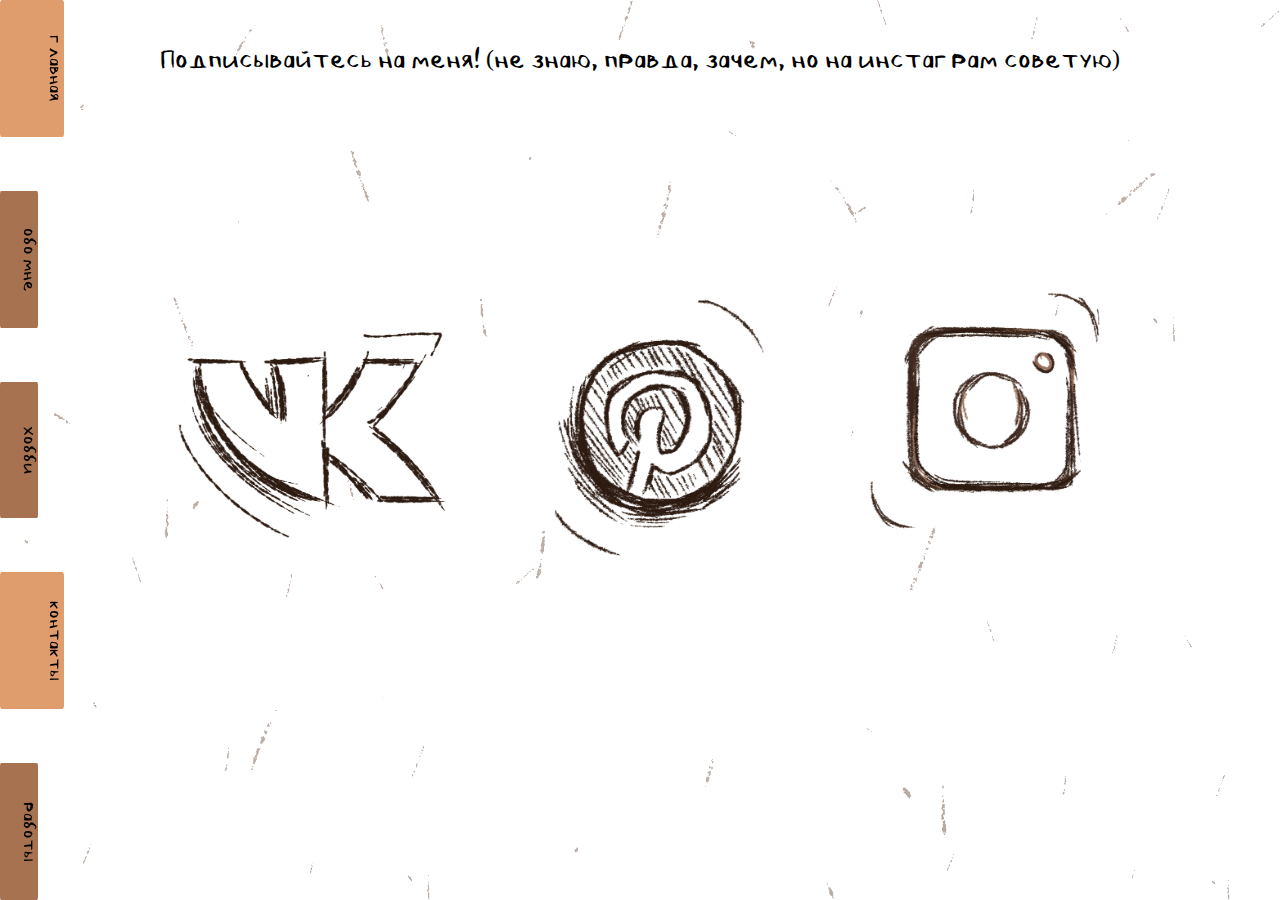
<file: contacts.html>
<html>

<head>
    <meta charset="utf-8">
    <meta name="viewport" content="width=device-width, initial-scale=1.0">
    <title>
        контакты!
    </title>
    <link rel="stylesheet" href="contacts.css">
</head>

<body>
    <a><img src="others/background.gif"style="width: 100%; height: 100%; opacity: 50%; position: absolute"></a>

  <div class="text">
                Подписывайтесь на меня! (не знаю, правда, зачем, но на инстаграм советую)
     </div>

    <a target="_blank" href="https://vk.com/yapelmeha">
        <img src="others/vk.png" style=" position: absolute; width: 25%; top: 32%; left: 12%;"> </a>
    <a target="_blank" href="https://pinterest.ru/marysuper1299/_saved/">
        <img src="others/pinterest.png" style=" position: absolute; width: 27%; top: 32%; left: 38%;"></a>
    <a target="_blank" href="https://instagram.com/0mahen0/">
        <img src="others/instagram.png" style=" position: absolute; width: 27%; top: 30%; left: 64%;"></a>


        <a href="index.html">
            <div class="block" style="top:0"> главная </div>
        </a>
    
        <a href="obomne.html">
            <div class="block" style="top:21.2%"> обо мне </div>
        </a>
    
        <a href="hobby.html">
            <div class="block" style="top:42.4%"> хобби </div>
        </a>
    
        
            <div class="block-href" style="bottom:21.2%"> контакты </div>
        
    
        <a href="works.html">
            <div class="block" style="bottom:0"> работы </div>
        </a>
    

</body>

</html>
</file>
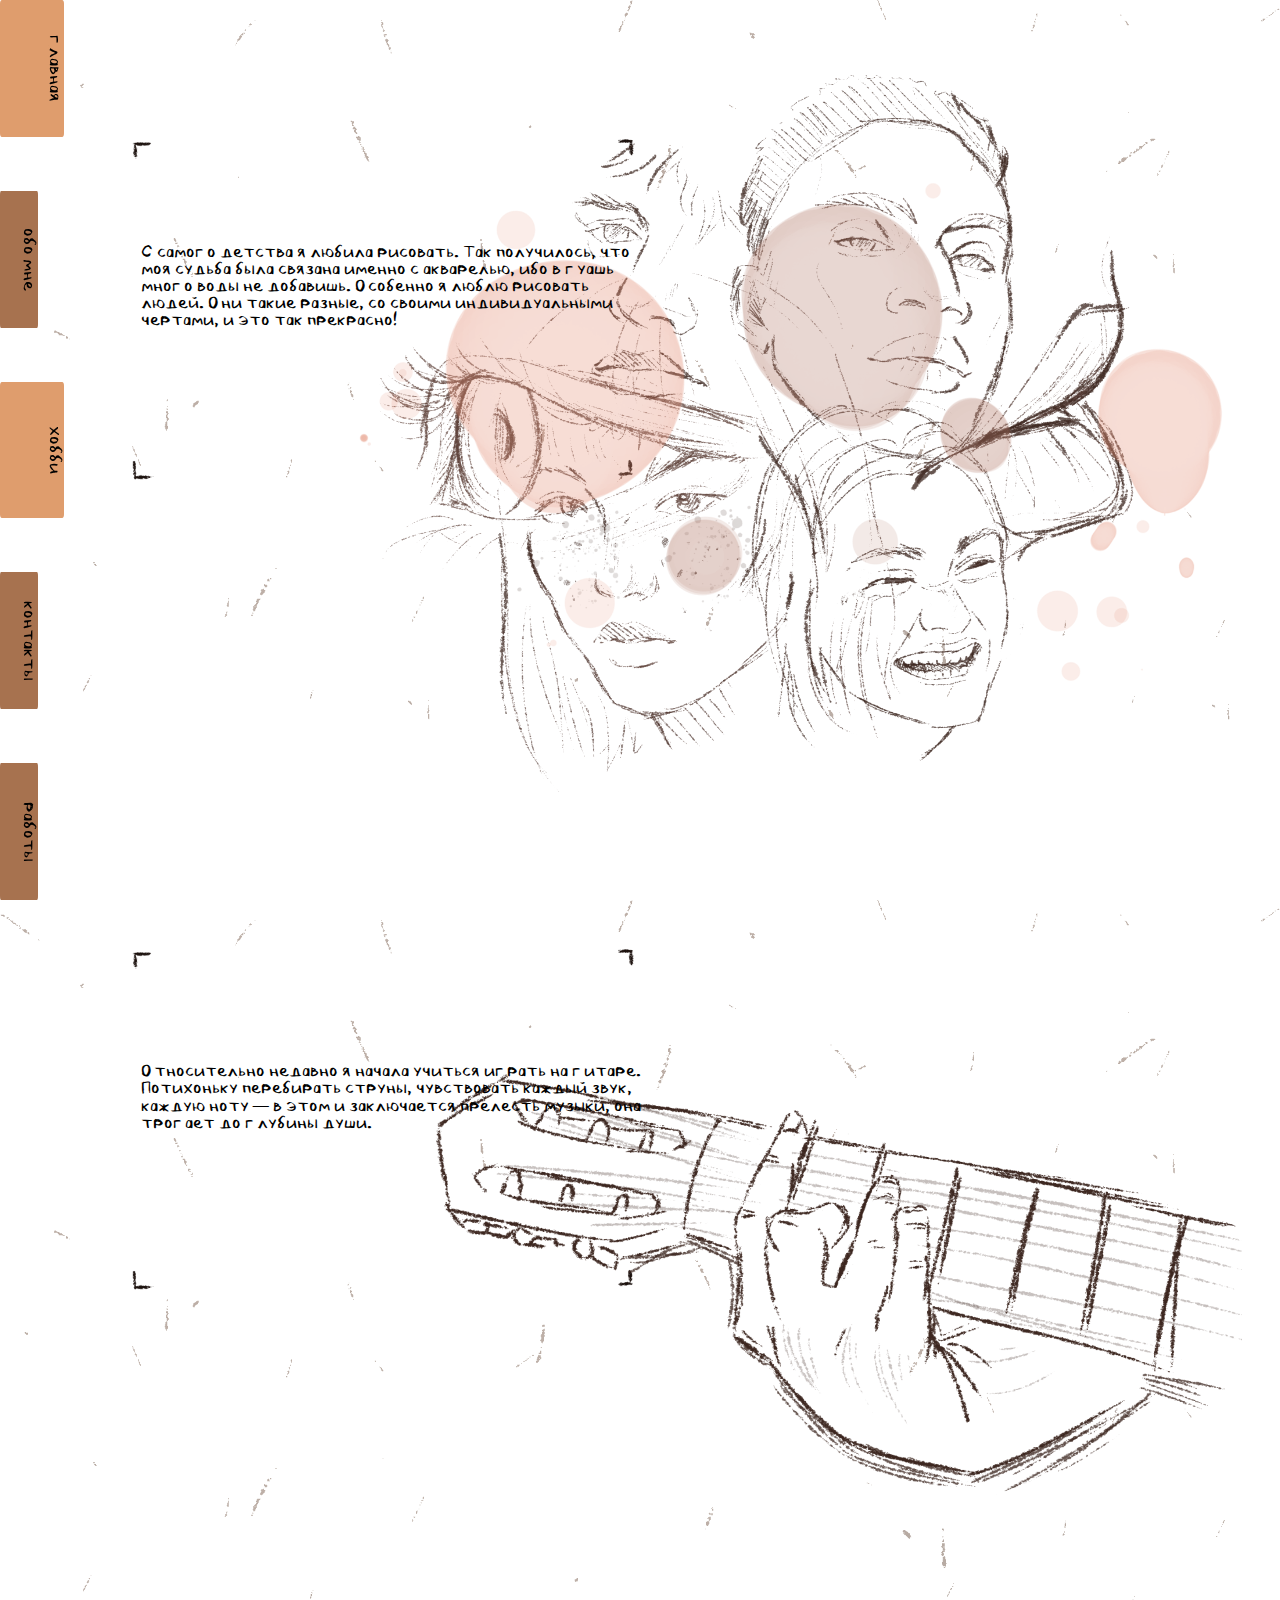
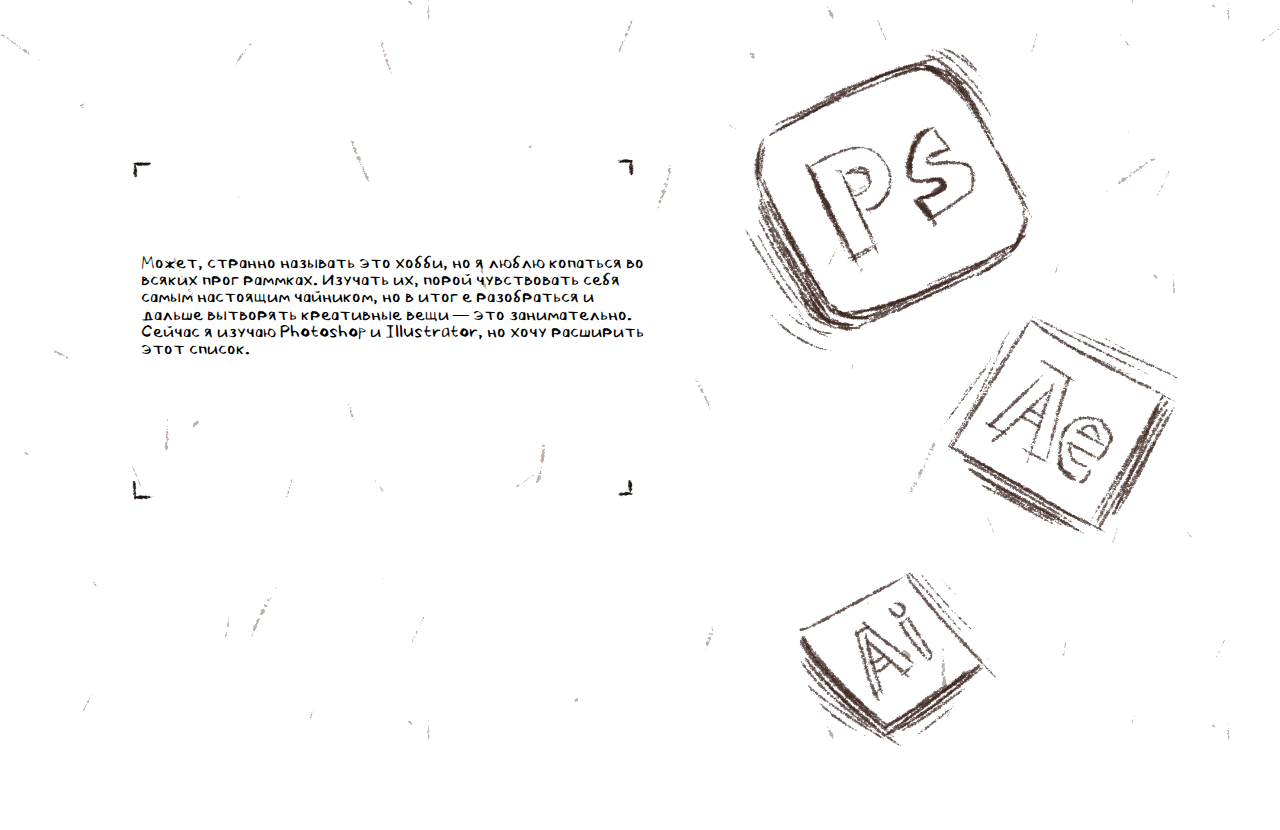
<file: hobby.html>
<html>

<head>
    <meta charset="utf-8">
    <meta name="viewport" content="width=device-width, initial-scale=1.0">
    <title>
        хобби!
    </title>
    <link rel="stylesheet" href="hobby.css">
</head>

<body>
<a><img src="others/background.gif"style="width: 100%; opacity: 50%; position: absolute"></a>
<a><img src="others/background.gif"style="width: 100%; opacity: 50%; position: absolute; top: 100%;"></a>
<a><img src="others/background.gif"style="width: 100%; opacity: 50%; height: 80%; position: absolute; top: 180%;"></a>

<a><img src="others/frames.png" style="width: 40%; height: 40%; position: absolute; left: 10%; top: 15%;"></a>
<a><img src="others/watercolor.png" style="height: 80%; position: absolute; top: 8%; right: 3%;"></a>
    <div class="draw">
       
             С самого детства я любила рисовать. Так получилось, что моя судьба была связана именно с акварелью, ибо
                в гуашь много воды не добавишь. Особенно я люблю рисовать людей. Они такие разные, со своими
                индивидуальными чертами, и это так прекрасно! 
       
    </div>
 
    <a><img src="others/frames.png" style="width: 40%; height: 40%; position: absolute; left: 10%; top: 105%;"></a>
    <a><img src="others/guitar.png" style="height: 90%; position: absolute; top: 90%; right: 3%;"></a>
    <div class="draw" style="top: 118%; left: 11%;">
      
            
                Относительно недавно я начала учиться играть на гитаре. Потихоньку перебирать струны, чувствовать каждый
                звук, каждую ноту — в этом и заключается прелесть музыки, она трогает до глубины души.
            
       
    </div>

    <a><img src="others/frames.png" style="width: 40%; height: 40%; position: absolute; left: 10%; top: 195%;"></a>
    <a><img src="others/programs.png" style="height: 90%; position: absolute; top: 180%; right: 8%;"></a>
    <div class="draw" style="top: 206%; right: 11%;">
        
            
                Может, странно называть это хобби, но я люблю копаться во всяких программках. Изучать их, порой
                чувствовать себя самым настоящим чайником, но в итоге разобраться и дальше вытворять креативные вещи —
                это занимательно. Сейчас я изучаю Photoshop и Illustrator, но хочу расширить этот список.
           
    </div>
  

    <a href="index.html">
        <div class="block" style="top:0"> главная </div>
    </a>

    <a href="obomne.html">
        <div class="block" style="top:21.2%"> обо мне </div>
    </a>

    
        <div class="block-href" style="top:42.4%"> хобби </div>
    

    <a href="contacts.html">
        <div class="block" style="bottom:21.2%"> контакты </div>
    </a>

    <a href="works.html">
        <div class="block" style="bottom:0"> работы </div>
    </a>

</body>

</html>
</file>
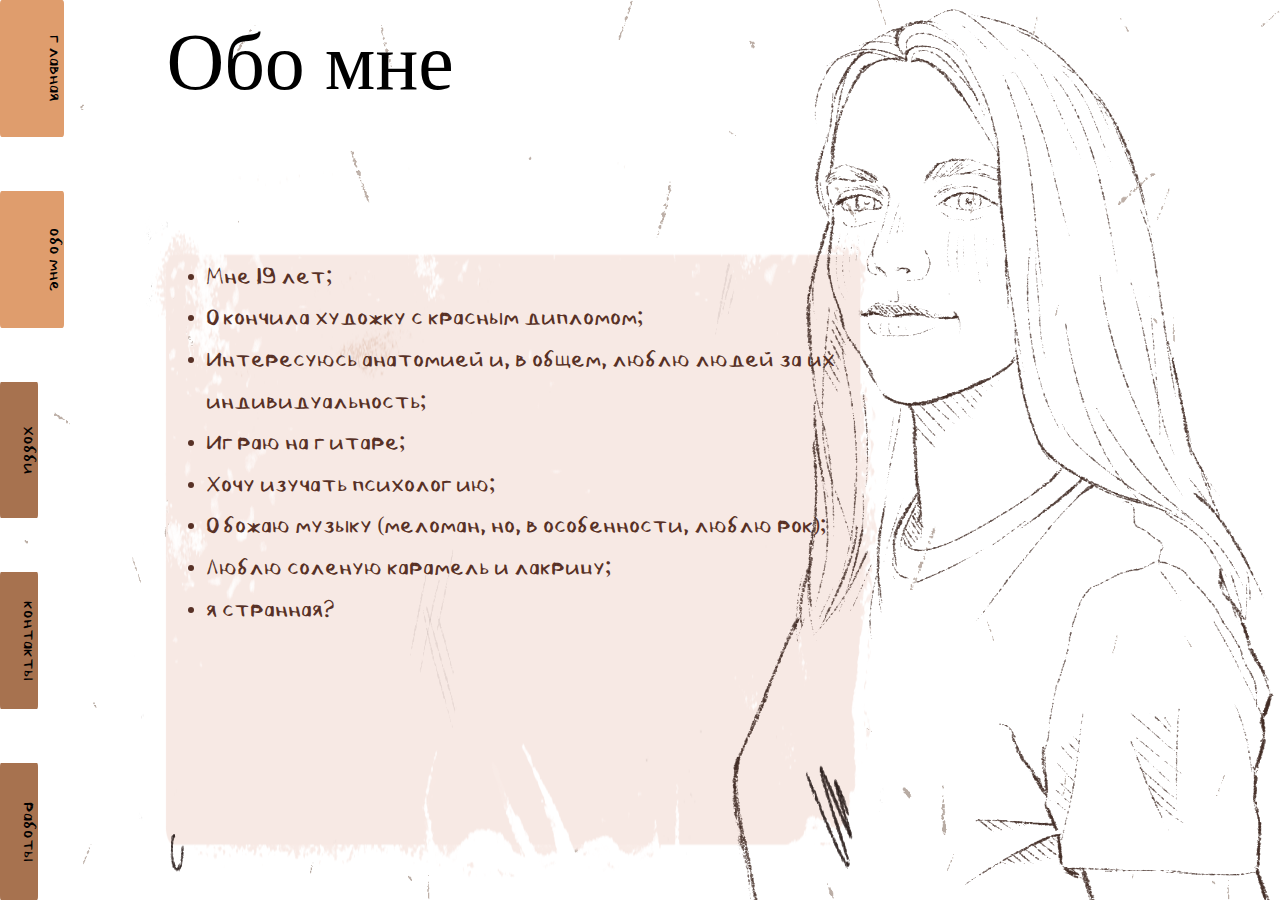
<file: obomne.html>
<html>

<head>
    <title>
        обо мне!
    </title>
    <link rel="stylesheet" href="obomne.css">
</head>
<style>
    @font-face {
        font-family: Maha;
        src: url(Maha/Maha.ttf)
    }
    }
</style>

<body>
    <a><img src="others/background.gif"style="width: 100%; height: 100%; opacity: 50%; position: absolute"></a>

    <p class="obomne">
        Обо мне
    </p>
    <a><img src="others/main_text2.png"style="width: 60%; height: 81%; position: absolute; top: 18%; left: 10%;"></a>
    <div class="text">
        <p >
                <ul>
                    <li> Мне 19 лет;</li>
                    <li> Окончила художку с красным дипломом; </li>
                    <li> Интересуюсь анатомией и, в общем, люблю людей за их индивидуальность; </li>
                    <li> Играю на гитаре;</li>
                    <li>Хочу изучать психологию;</li>
                    <li> Обожаю музыку (меломан, но, в особенности, люблю рок);</li>
                    <li> Люблю соленую карамель и лакрицу; </li>
                    <li> я странная?</li>
                </ul>
        </p>
    </div>
    

    <a><img src="others/me2.png" style="position: absolute; right: 0; height: 100%;"></a>

    <a href="index.html">
        <div class="block" style="top:0"> главная </div>
    </a>

    <div class="block-href" style="top:21.2%"> обо мне </div>


    <a href="hobby.html">
        <div class="block" style="top:42.4%"> хобби </div>
    </a>

    <a href="contacts.html">
        <div class="block" style="bottom:21.2%"> контакты </div>
    </a>

    <a href="works.html">
        <div class="block" style="bottom:0"> работы </div>
    </a>






</body>

</html>
</file>
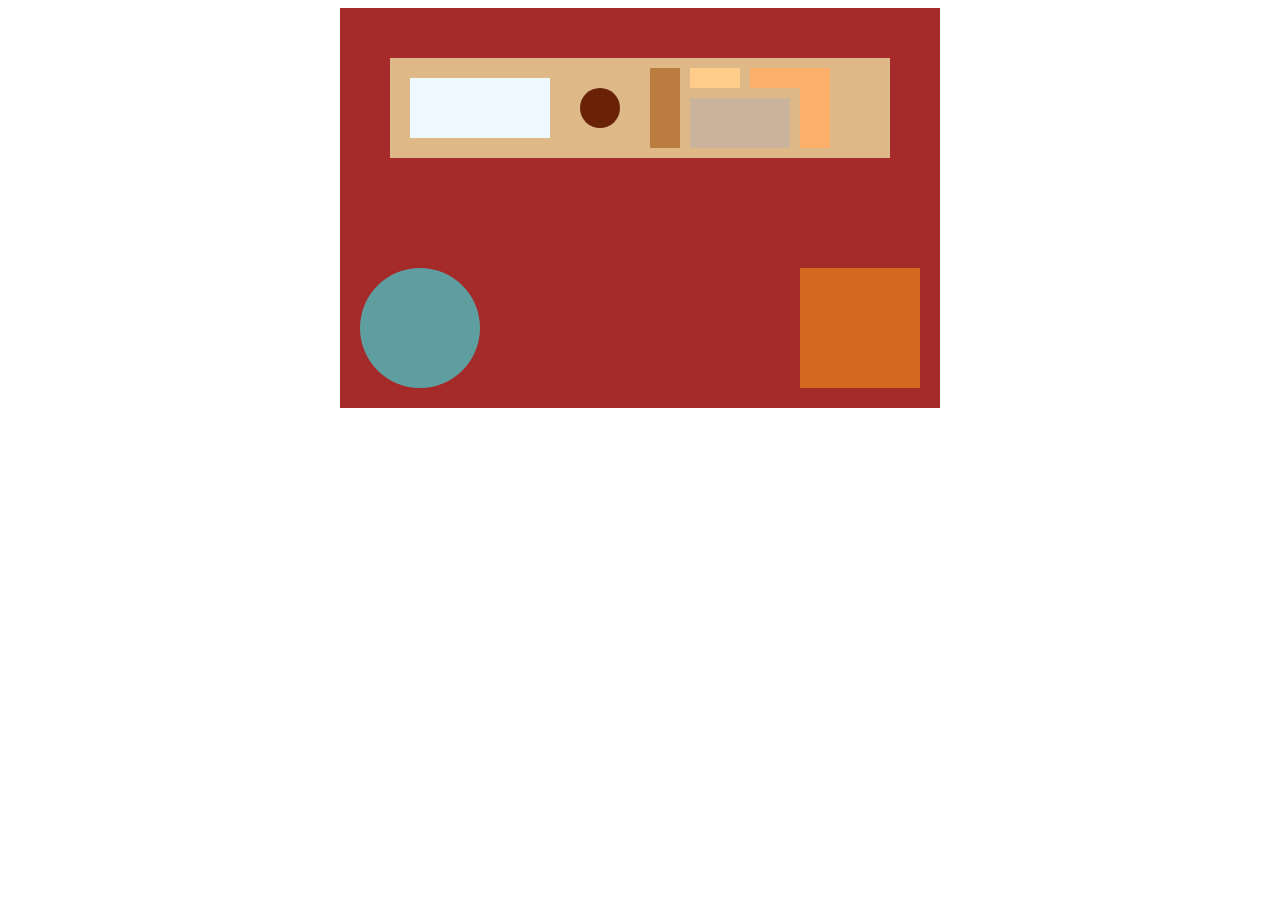
<file: остальное/задание.html>
<!DOCTYPE html>

<html>

<head>
    <title>
        чпоньк
    </title>

<style>
    .a {
        background-color: brown;
        width: 600px;
        height: 400px;
        position: relative;
        margin: auto;
    }

    .x1 {
        background-color: burlywood;
        position: absolute;
        height: 100px;
        width: 500px;
        margin: 50px;
    }

    .p01 {
        background-color: aliceblue;
        position: absolute;
        height: 60px;
        width: 140px;
        margin: 20px;
    }

    .p02 {
        background-color: rgb(255, 204, 138);
        position: absolute;
        height: 20px;
        width: 50px;
        top: 10px;
        left: 300px;
    }

    .p03 {
        background-color: rgb(187, 124, 64);
        position: absolute;
        height: 80px;
        width: 30px;
        top: 10px;
        left: 260px;
    }

    .p04 {
        background-color: rgb(204, 179, 156);
        position: absolute;
        width: 100px;
        height: 50px;
        top: 40px;
        left: 300px;
    }

    .p051 {
        background-color: rgb(252, 176, 105);
        position: absolute;
        width: 50px;
        height: 20px;
        top: 10px;
        left: 360px;
    }

    .p052 {
        background-color: rgb(252, 176, 105);
        position: absolute;
        height: 80px;
        width: 30px;
        top: 10px;
        right: 60px;
    }

    .r0und {
        background-color: rgb(105, 34, 6);
        position: absolute;
        width: 40px;
        height: 40px;
        border-radius: 50%;
        top: 30px;
        left: 190px;
    }

    .x3 {
        background-color: cadetblue;
        border-radius: 50%;
        height: 120px;
        width: 120px;
        position: absolute;
        left: 20px;
        bottom: 20px;
    }

    .x4 {
        background-color: chocolate;
        position: absolute;
        height: 120px;
        width: 120px;
        bottom: 20px;
        right: 20px;
    }
</style>
</head>
<body>
    <div class="a">
        <div class="x1">
            <div class="p01"></div>
            <div class="p02"></div>
            <div class="p03"></div>
            <div class="p04"></div>
            <div class="p051"></div>
            <div class="p052"></div>
            <div class="r0und"></div>
        </div>
        <div class="x3"></div>
        <div class="x4"></div>
    </div>


</body>

</html>
</file>
<file: contacts.css>
@font-face {
    font-family: Maha;
    src: url(Maha/Maha.ttf)
}
a {
    color: black;
}
body {
    margin: 0;
    font-family: Maha;
}
.text {
    position: absolute;
    text-align: center;
   left: 10%;
   top: 5%;
    width: 80%;
    height: 15%;;
    font-size: 150%;
}


.block-href {
    background-color: rgb(223, 157, 109);
    width: 5%;
    height: 15.2%;
    position: fixed;
    left: 0;
    writing-mode: tb-rl;
    text-align: center;
    
    border-radius: 3%;
    font-size: 100%;
}
.block {
    background-color: rgb(167, 114, 79);
    width: 3%;
    height: 15.2%;
    position: fixed;
    left: 0;
    writing-mode: tb-rl;
    text-align: center;
    color: black;
    border-radius: 3%;
    font-size: 100%;  
}
.block:hover{
    background-color: rgb(223, 157, 109);
   width: 5%;
}
</file>
<file: hobby.css>
@font-face {
    font-family: Maha;
    src: url(Maha/Maha.ttf)
}
a {
    color: black;
}
body {
    margin: 0;
    font-family: Maha;
}
.block-href {
    background-color: rgb(223, 157, 109);
    width: 5%;
    height: 15.2%;
    position: fixed;
    left: 0;
    writing-mode: tb-rl;
    text-align: center;
    
    border-radius: 3%;
    font-size: 100%;
}
.block {
    background-color: rgb(167, 114, 79);
    width: 3%;
    height: 15.2%;
    position: fixed;
    left: 0;
    writing-mode: tb-rl;
    text-align: center;
    color: black;
    border-radius: 3%;
    font-size: 100%;  
}
.block:hover{
    background-color: rgb(223, 157, 109);
   width: 5%;
}

.draw {
    position: absolute;
    width: 40%;
    height: 40%;
    left: 11%;
    bottom: 33%;
}
</file>
<file: obomne.css>
body {
    margin: 0;
    font-family: Maha;
}
.obomne {
    position: absolute;
    top: -7%;
    left: 13%;
    font-family: Freeride;
    font-size: 500%;
}
.text {
    position: absolute;
    left: 13%;
    top: 26%;
    width: 60%;
    color: #583126;
    font-size: 130%;
line-height: 2;
}


.block-href {
    background-color: rgb(223, 157, 109);
    width: 5%;
    height: 15.2%;
    position: absolute;
    left: 0;
    writing-mode: tb-rl;
    text-align: center;
    
    border-radius: 3%;
    font-size: 100%;
}
.block {
    background-color: rgb(167, 114, 79);
    width: 3%;
    height: 15.2%;
    position: absolute;
    left: 0;
    writing-mode: tb-rl;
    text-align: center;
    color: black;
    border-radius: 3%;
    font-size: 100%;  
}
.block:hover{
    background-color: rgb(223, 157, 109);
   width: 5%;
}
</file>
